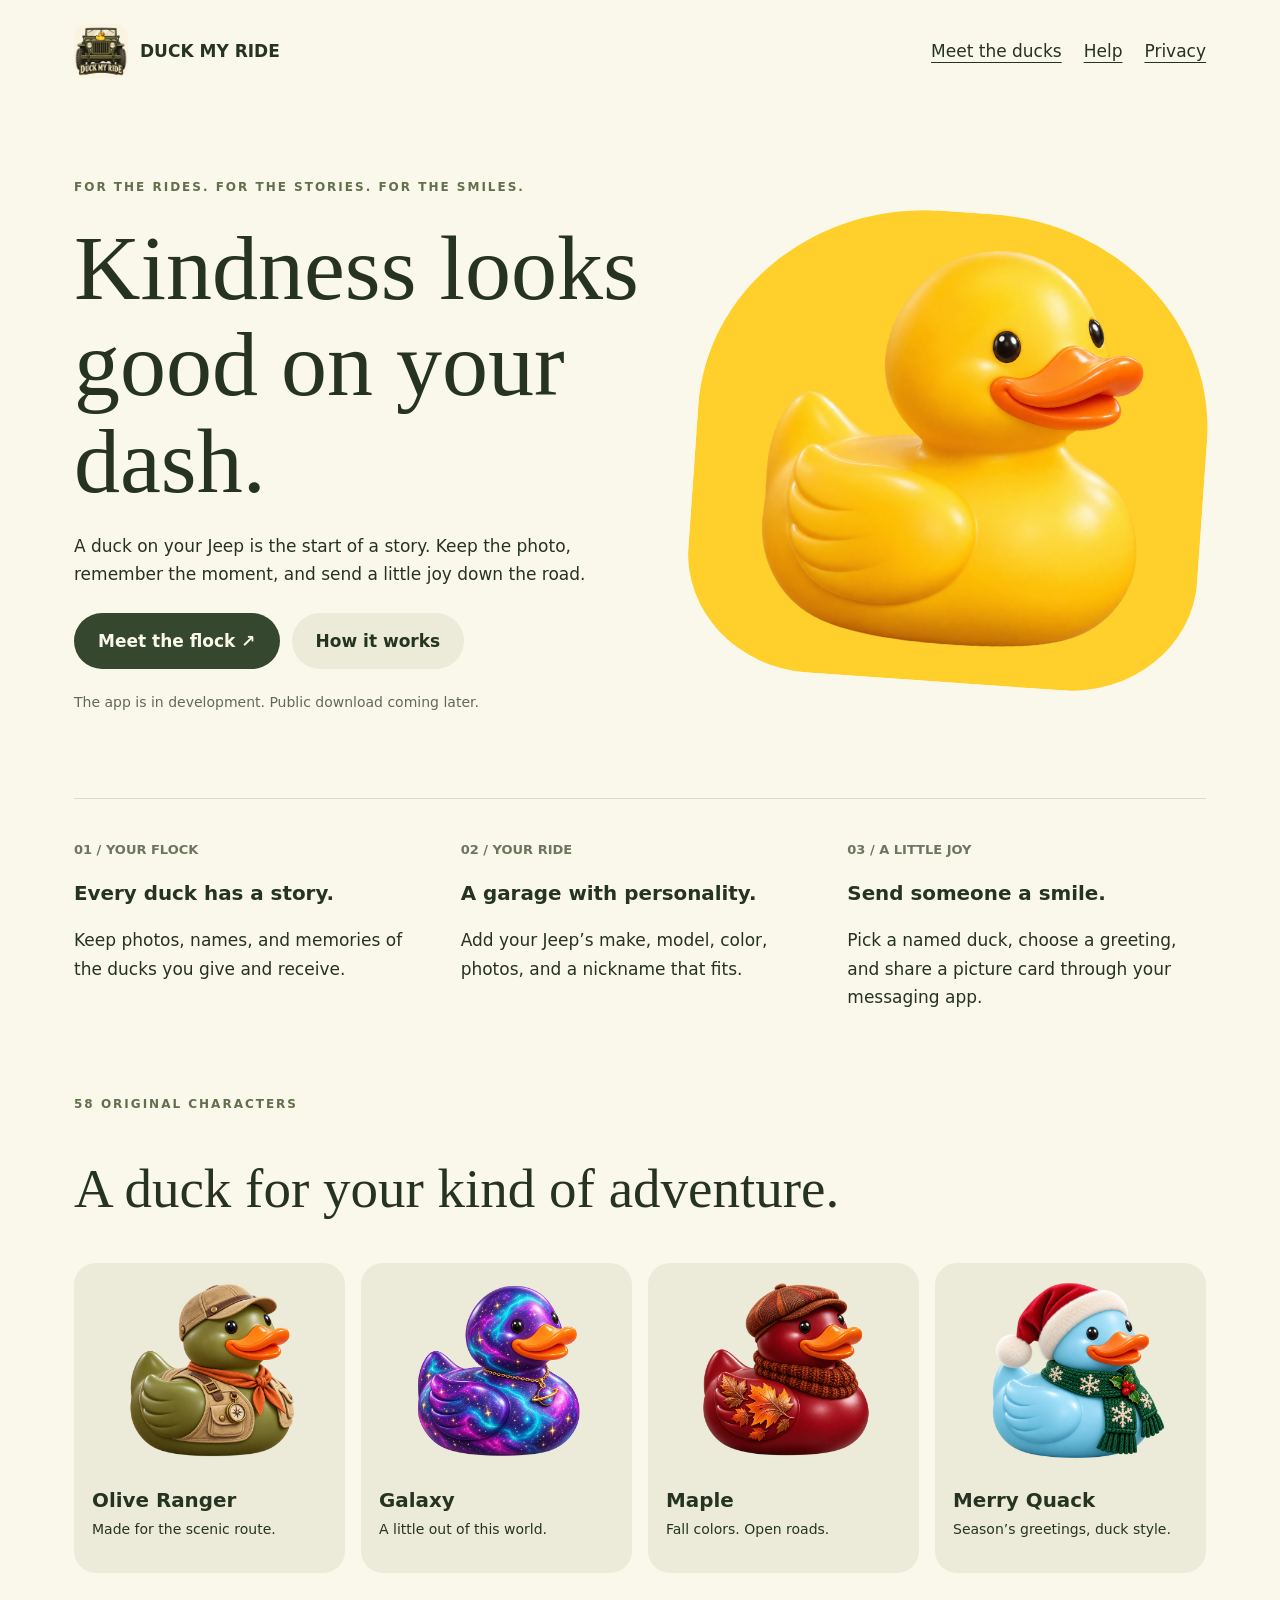
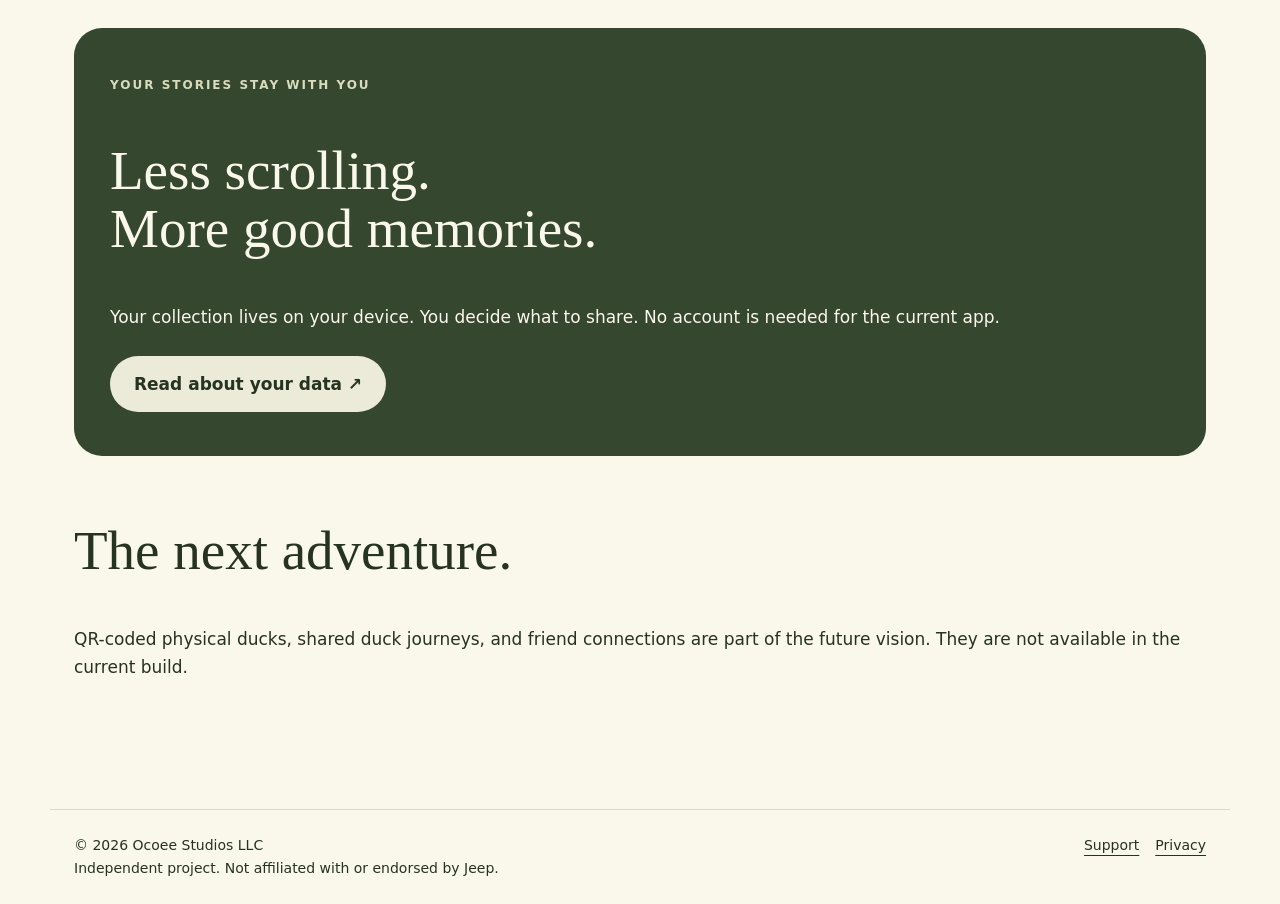
<file: index.html>
<!doctype html>
<html lang="en"><head><meta charset="utf-8"><meta name="viewport" content="width=device-width,initial-scale=1"><meta name="description" content="Duck My Ride: your Jeep, your rubber-duck collection, and a little kindness for the road. In development by Ocoee Studios LLC."><title>Duck My Ride · A little kindness. A lot of miles.</title><link rel="stylesheet" href="style.css"><link rel="icon" href="assets/logo.png"></head><body>
<header><a class="brand" href="index.html"><img src="assets/logo.png" alt=""><span>DUCK MY RIDE</span></a><nav aria-label="Main navigation"><a href="#flock">Meet the ducks</a><a href="support.html">Help</a><a href="privacy.html">Privacy</a></nav></header>
<main><div class="hero"><div><p class="eyebrow">For the rides. For the stories. For the smiles.</p><h1>Kindness looks<br>good on your dash.</h1><p>A duck on your Jeep is the start of a story. Keep the photo, remember the moment, and send a little joy down the road.</p><a class="button" href="#flock">Meet the flock ↗</a><a class="button light" href="support.html">How it works</a><p class="note">The app is in development. Public download coming later.</p></div><img src="assets/sunny.png" alt="Sunny, our smiling yellow collectible rubber duck"></div>
<section class="features" aria-label="App features"><div><b>01 / YOUR FLOCK</b><h3>Every duck has a story.</h3><p>Keep photos, names, and memories of the ducks you give and receive.</p></div><div><b>02 / YOUR RIDE</b><h3>A garage with personality.</h3><p>Add your Jeep’s make, model, color, photos, and a nickname that fits.</p></div><div><b>03 / A LITTLE JOY</b><h3>Send someone a smile.</h3><p>Pick a named duck, choose a greeting, and share a picture card through your messaging app.</p></div></section>
<section id="flock"><p class="eyebrow">58 original characters</p><h2>A duck for your kind of adventure.</h2><div class="flock"><article class="duck"><img loading="lazy" src="assets/ranger.png" alt="Olive Ranger in an expedition cap"><h3>Olive Ranger</h3><p>Made for the scenic route.</p></article><article class="duck"><img loading="lazy" src="assets/galaxy.png" alt="Galaxy in purple and turquoise"><h3>Galaxy</h3><p>A little out of this world.</p></article><article class="duck"><img loading="lazy" src="assets/maple.png" alt="Maple with copper autumn leaves"><h3>Maple</h3><p>Fall colors. Open roads.</p></article><article class="duck"><img loading="lazy" src="assets/merry.png" alt="Merry Quack wearing a Santa hat"><h3>Merry Quack</h3><p>Season’s greetings, duck style.</p></article></div></section>
<section class="banner"><p class="eyebrow">Your stories stay with you</p><h2>Less scrolling.<br>More good memories.</h2><p>Your collection lives on your device. You decide what to share. No account is needed for the current app.</p><a class="button light" href="privacy.html">Read about your data ↗</a></section>
<section><h2>The next adventure.</h2><p>QR-coded physical ducks, shared duck journeys, and friend connections are part of the future vision. They are not available in the current build.</p></section></main>
<footer><div>© 2026 Ocoee Studios LLC<br>Independent project. Not affiliated with or endorsed by Jeep.</div><nav aria-label="Footer"><a href="support.html">Support</a><a href="privacy.html">Privacy</a></nav></footer></body></html>
</file>
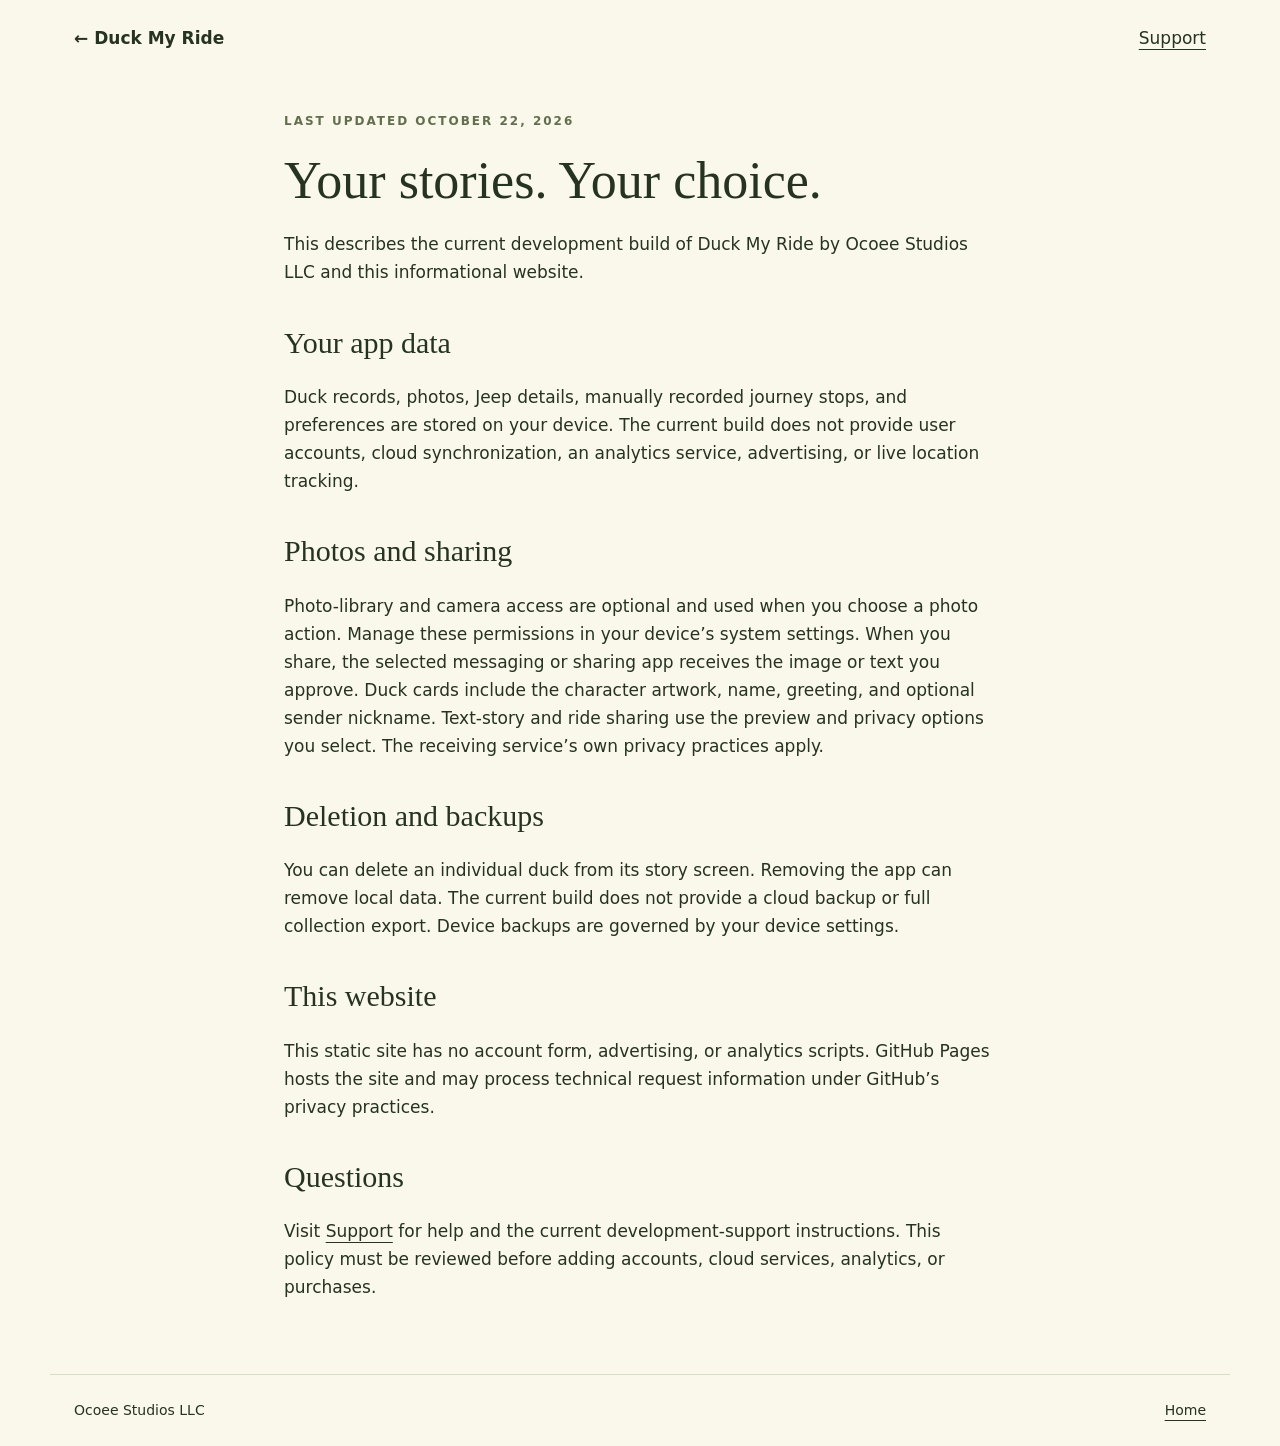
<file: privacy.html>
<!doctype html><html lang="en"><head><meta charset="utf-8"><meta name="viewport" content="width=device-width,initial-scale=1"><title>Privacy · Duck My Ride</title><link rel="stylesheet" href="style.css"></head><body><header><a class="brand" href="index.html">← Duck My Ride</a><nav><a href="support.html">Support</a></nav></header><main class="prose"><p class="eyebrow">Last updated October 22, 2026</p><h1>Your stories. Your choice.</h1><p>This describes the current development build of Duck My Ride by Ocoee Studios LLC and this informational website.</p><h2>Your app data</h2><p>Duck records, photos, Jeep details, manually recorded journey stops, and preferences are stored on your device. The current build does not provide user accounts, cloud synchronization, an analytics service, advertising, or live location tracking.</p><h2>Photos and sharing</h2><p>Photo-library and camera access are optional and used when you choose a photo action. Manage these permissions in your device’s system settings. When you share, the selected messaging or sharing app receives the image or text you approve. Duck cards include the character artwork, name, greeting, and optional sender nickname. Text-story and ride sharing use the preview and privacy options you select. The receiving service’s own privacy practices apply.</p><h2>Deletion and backups</h2><p>You can delete an individual duck from its story screen. Removing the app can remove local data. The current build does not provide a cloud backup or full collection export. Device backups are governed by your device settings.</p><h2>This website</h2><p>This static site has no account form, advertising, or analytics scripts. GitHub Pages hosts the site and may process technical request information under GitHub’s privacy practices.</p><h2>Questions</h2><p>Visit <a href="support.html">Support</a> for help and the current development-support instructions. This policy must be reviewed before adding accounts, cloud services, analytics, or purchases.</p></main><footer><span>Ocoee Studios LLC</span><a href="index.html">Home</a></footer></body></html>
</file>
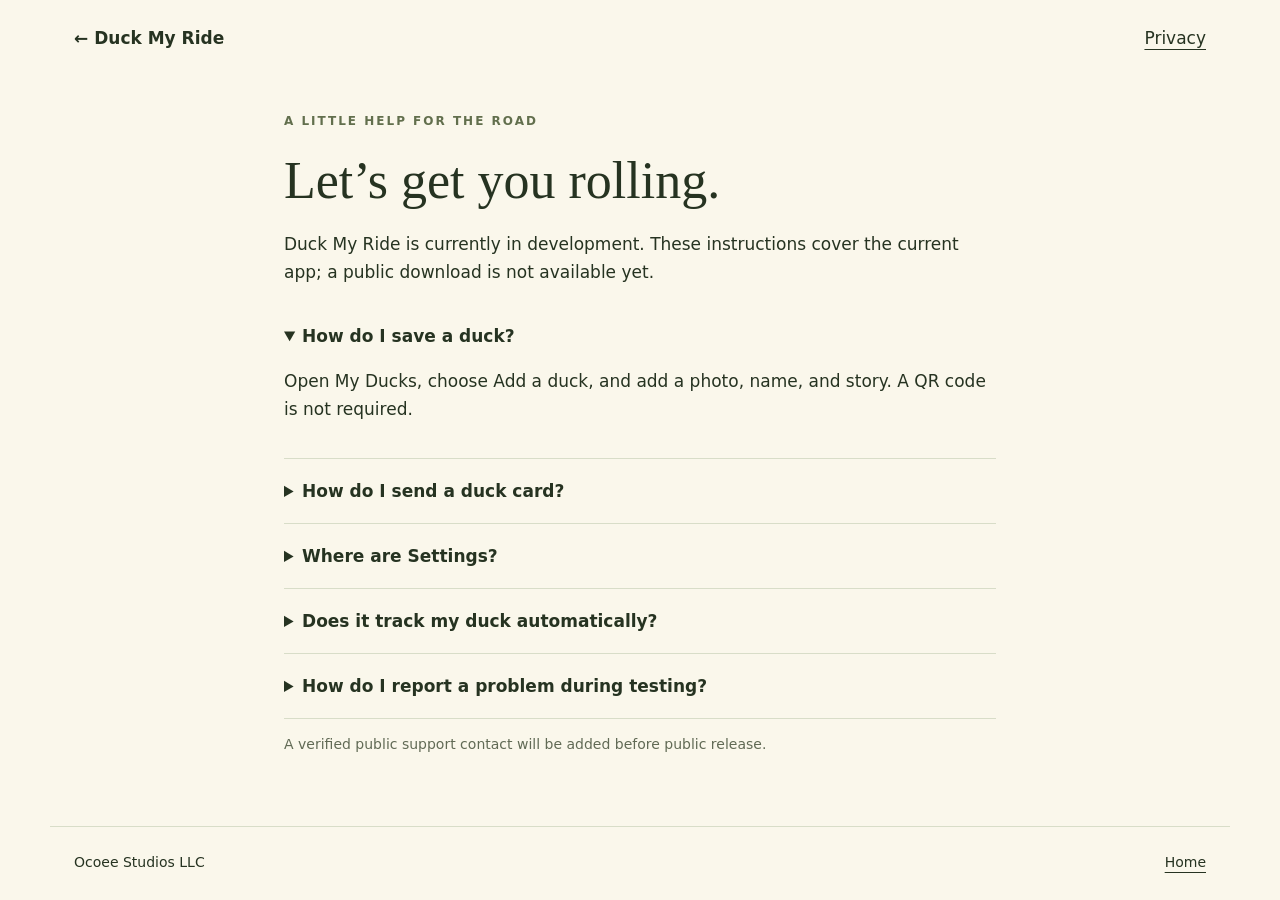
<file: support.html>
<!doctype html><html lang="en"><head><meta charset="utf-8"><meta name="viewport" content="width=device-width,initial-scale=1"><title>Support · Duck My Ride</title><link rel="stylesheet" href="style.css"></head><body><header><a class="brand" href="index.html">← Duck My Ride</a><nav><a href="privacy.html">Privacy</a></nav></header><main class="prose"><p class="eyebrow">A little help for the road</p><h1>Let’s get you rolling.</h1><p>Duck My Ride is currently in development. These instructions cover the current app; a public download is not available yet.</p><details open><summary>How do I save a duck?</summary><p>Open My Ducks, choose Add a duck, and add a photo, name, and story. A QR code is not required.</p></details><details><summary>How do I send a duck card?</summary><p>Choose Send a duck card. Pick one of the 58 named characters, choose a greeting, and optionally add a nickname. Preview it, then use Share this card on your device to choose the recipient in your messaging app. Sharing does not transfer ownership or confirm delivery.</p></details><details><summary>Where are Settings?</summary><p>Tap the gear in the app header. You can save a default card nickname and choose whether Home shows trail tips. You can also read the in-app help and privacy information.</p></details><details><summary>Does it track my duck automatically?</summary><p>No. Journeys stores the towns and memories you record. Live maps, automatic miles, friend connections, and QR-linked physical ducks are future features.</p></details><details><summary>How do I report a problem during testing?</summary><p>Use the contact channel that provided your test build. Include the version shown in Settings, device model, what you tapped, and a screenshot. Do not include private collection details. Avoid deleting the app to troubleshoot because your stories are stored locally.</p></details><p class="note">A verified public support contact will be added before public release.</p></main><footer><span>Ocoee Studios LLC</span><a href="index.html">Home</a></footer></body></html>
</file>
<file: style.css>
:root{color-scheme:light;--ink:#263321;--olive:#35472f;--paper:#faf7eb;--yellow:#ffd02b;--soft:#ecebda}*{box-sizing:border-box}body{margin:0;background:var(--paper);color:var(--ink);font:17px/1.65 system-ui,sans-serif}a{color:inherit;text-underline-offset:5px}a:focus-visible,summary:focus-visible{outline:3px solid #ba7314;outline-offset:5px}header,main,footer{max-width:1180px;margin:auto;padding:24px}header{display:flex;justify-content:space-between;align-items:center;gap:16px}nav{display:flex;gap:22px;flex-wrap:wrap}.brand{display:flex;align-items:center;gap:12px;text-decoration:none;font-weight:750}.brand img{width:54px;height:54px;border-radius:12px}.hero{display:grid;grid-template-columns:1.15fr 1fr;gap:36px;align-items:center;padding:40px 0 70px}.eyebrow{text-transform:uppercase;letter-spacing:2px;font-size:12px;font-weight:750;color:#626f4d}h1,h2{font-family:Georgia,serif;line-height:1.05;font-weight:500}h1{font-size:clamp(48px,8vw,92px);margin:22px 0}h2{font-size:clamp(34px,5vw,55px)}h3{line-height:1.25}.hero img{width:100%;max-height:510px;object-fit:contain;background:var(--yellow);border-radius:45% 45% 25% 25%;padding:24px;transform:rotate(4deg)}.button{display:inline-block;border-radius:99px;padding:14px 24px;background:var(--olive);color:var(--paper);font-weight:650;text-decoration:none;margin:8px 12px 8px 0}.button.light{background:var(--soft);color:var(--ink)}.note{font-size:14px;color:#616a55}.features{display:grid;grid-template-columns:repeat(3,1fr);gap:28px;border-top:1px solid #d8ddc8;padding:35px 0}.features b{font-size:13px;color:#6c755e}.flock{display:grid;grid-template-columns:repeat(4,1fr);gap:16px}.duck{background:var(--soft);border-radius:22px;padding:18px}.duck img{width:100%;height:180px;object-fit:contain}.duck h3{margin-bottom:0}.duck p{margin-top:4px;font-size:14px}section{padding:20px 0 55px}.banner{background:var(--olive);color:var(--paper);border-radius:28px;padding:36px}.banner .eyebrow{color:#d8dcbb}.prose{max-width:760px}.prose h1{font-size:52px}.prose h2{font-size:30px;margin-top:40px}.prose details{padding:18px 0;border-bottom:1px solid #d8ddc8}.prose summary{font-weight:650;cursor:pointer}footer{border-top:1px solid #d8ddc8;display:flex;justify-content:space-between;gap:22px;font-size:14px;margin-top:32px}footer nav{gap:16px}@media(max-width:650px){header{align-items:flex-start}.brand span{max-width:100px;line-height:1.2}header nav{font-size:14px;gap:10px}.hero{grid-template-columns:1fr;padding-top:0;gap:20px}.hero img{max-height:340px;grid-row:2}.features{grid-template-columns:1fr;gap:8px}.flock{grid-template-columns:1fr 1fr}.duck{padding:12px}.duck img{height:130px}footer{flex-direction:column}.banner{padding:24px}.prose h1{font-size:42px}}
</file>
